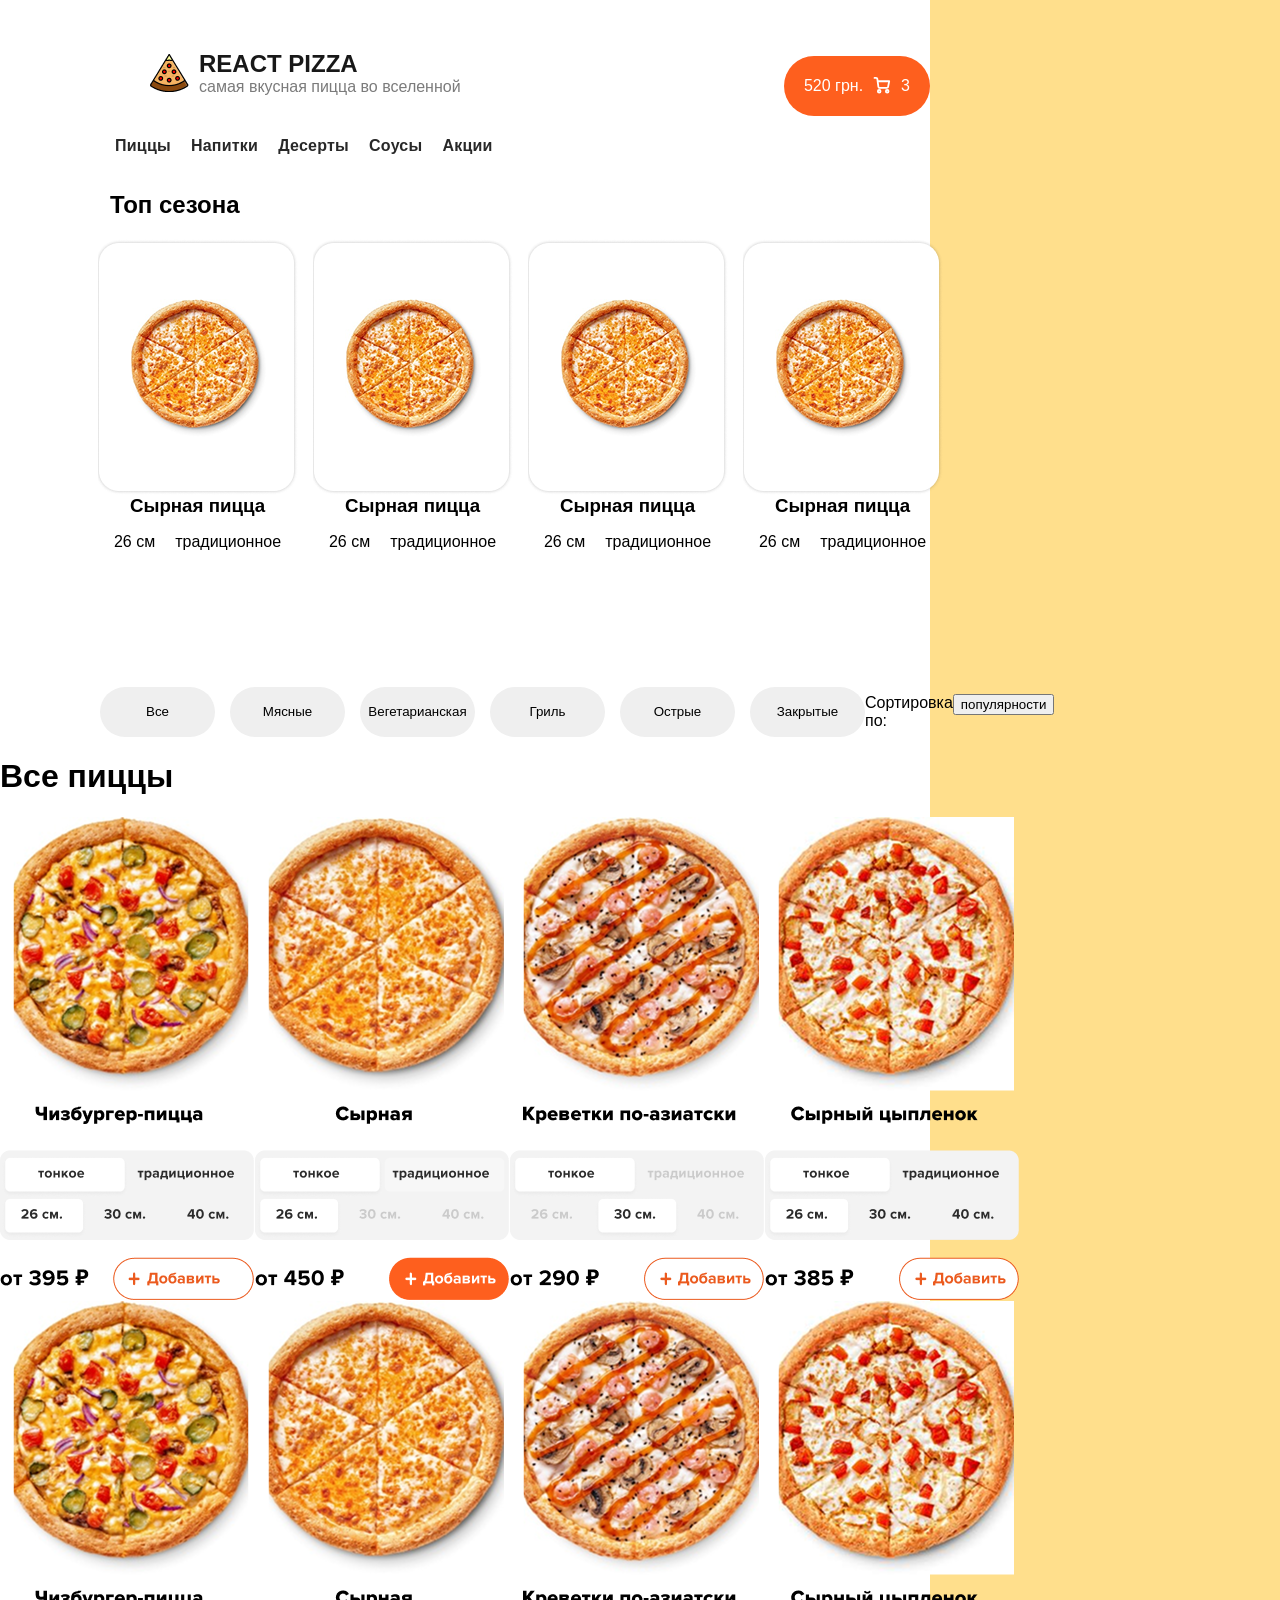
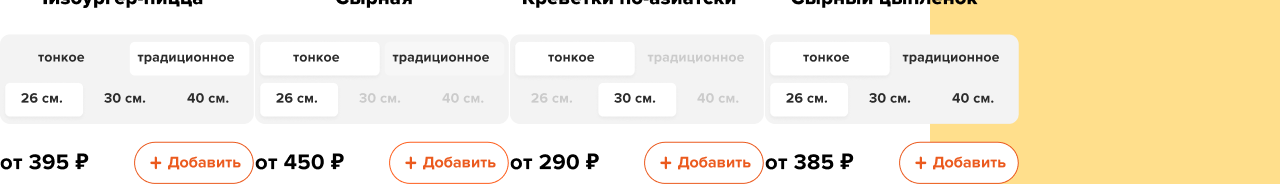
<file: index.html>
<!DOCTYPE html>
<html lang="en">

<head>
  <meta charset="UTF-8">
  <meta name="viewport" content="width=device-width, initial-scale=1.0">
  <title>React pizza</title>
  <link rel="stylesheet" href="style.css">
</head>

<body class="page-index">
  <header>
    <div class='logo-nav'>
      <div class="logo">
        <img src="./images/image 1.png" alt="pizza">
        <div class="logo-text">
          <h1>REACT PIZZA</h1>
          <p>самая вкусная пицца во вселенной</p>
        </div>
      </div>
      <nav>
        <ul>
          <li><a href="#">Пиццы</a></li>
          <li><a href="#">Напитки</a></li>
          <li><a href="#">Десерты</a></li>
          <li><a href="#">Соусы</a></li>
          <li><a href="#">Акции</a></li>
        </ul>
      </nav>
    </div>
    <div class="button">
      <p>520 грн.</p>
      <img src="./images/iconfinder_shopping-cart_2561279 1.svg" alt="cart">
      <p>3</p>
    </div>
  </header>
  <main>
    <div class="decor"></div>
    <h2>Топ сезона</h2>
    <section class="season">
      <div class="card">
        <div class="card-frame">
          <img src="./images/Rectangle 8.png" alt="Пицца">
          <h3>Сырная пицца</h3>
          <div class="card-info">
            <p>26 см</p>
            <p>традиционное</p>
          </div>
        </div>
        <div class="card-foto">
          <img src="./images/image 7.png" alt="Сырная пицца">
        </div>
      </div>
      <div class="card">
        <div class="card-frame">
          <img src="./images/Rectangle 8.png" alt="Пицца">
          <h3>Сырная пицца</h3>
          <div class="card-info">
          <p>26 см</p>
          <p>традиционное</p>
        </div>
        </div>
        <div class="card-foto">
          <img src="./images/image 7.png" alt="Сырная пицца">
        </div>
        </div>
      <div class="card">
        <div class="card-frame">
          <img src="./images/Rectangle 8.png" alt="Пицца">
          <h3>Сырная пицца</h3>
          <div class="card-info">
          <p>26 см</p>
          <p>традиционное</p>
        </div>
        </div>
        <div class="card-foto">
          <img src="./images/image 7.png" alt="Сырная пицца">
        </div>
      </div>
       <div class="card">
        <div class="card-frame">
          <img src="./images/Rectangle 8.png" alt="Пицца">
          <h3>Сырная пицца</h3>
          <div class="card-info">
            <p>26 см</p>
            <p>традиционное</p>
          </div>
        </div>
        <div class="card-foto">
          <img src="./images/image 7.png" alt="Сырная пицца">
        </div>
       </div>
      </div>
    </section>
    <div class="filters-row">
    <div class="filters">
      <button>Все</button>
      <button>Мясные</button>
      <button>Вегетарианская</button>
      <button>Гриль</button>
      <button>Острые</button>
      <button>Закрытые</button>
    </div>
    <div class="sort">
      <span>Сортировка по:</span>
      <div class="sort-dropdown">
      <button class="sort-current">популярности</button>
        <ul class="sort-options">
          <button>по цене</button>
          <button>по алфавиту</button>
        </ul>
      </div>
    </div>
    </div>
   <div>
    <div class="general">
      <h1>Все пиццы</h1>
      <div class="others">
        <img src="./images/Group 18.png" alt="pizza">
        <img src="./images/Group 21.png" alt="pizza">
        <img src="./images/Group 22.png" alt="pizza">
        <img src="./images/Group 23.png" alt="pizza">
        <img src="./images/Group 24.png" alt="pizza">
        <img src="./images/Group 25.png" alt="pizza">
        <img src="./images/Group 26.png" alt="pizza">
        <img src="./images/Group 27.png" alt="pizza">
      </div>
    </div>
   </div>
  </main>

</body>

</html>
</file>
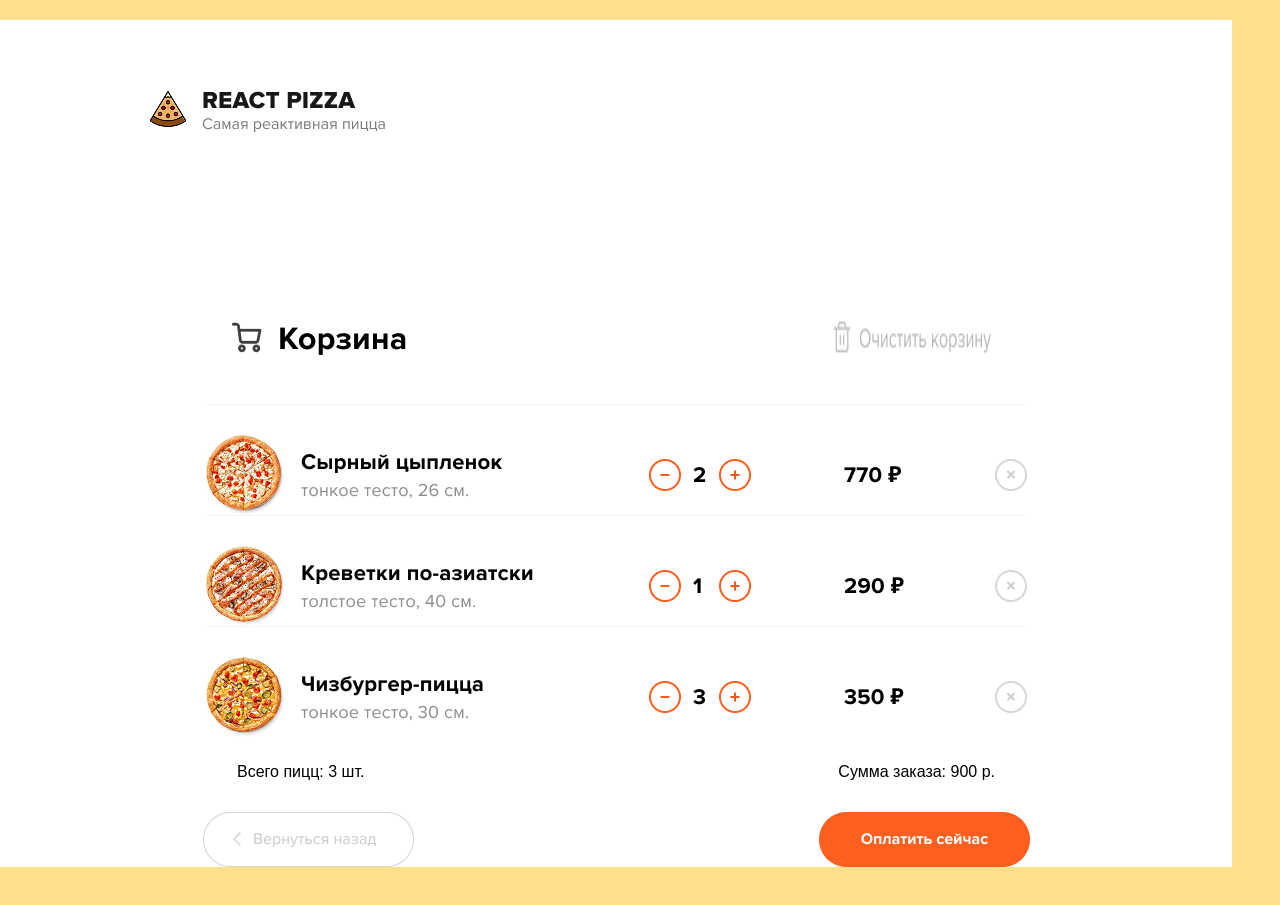
<file: corsina.html>
<!DOCTYPE html>
<html lang="en">
<head>
    <meta charset="UTF-8">
    <meta name="viewport" content="width=device-width, initial-scale=1.0">
    <title>React pizza</title>
    <link rel="stylesheet" href="style.css"> 
</head>
<body class="page-corsina">
    <header>
        <div class="fast">
            <img src="./images/Group 1.png" alt="pizza">
        </div>
    </header>    
    <main>
        <div class="decor"></div>
        <div class="corsina">
            <img src="./images/Group 42.png" alt="corsina">
            <img src="./images/Group 44.png" alt="corsina">
        </div>
        <div class="main">
            <img src="./images/Group 39.png" alt="pizza">
            <img src="./images/Group 40.png" alt="pizza">
            <img src="./images/Group 41.png" alt="pizza">  
        </div>
        <div class="pidsumok">
            <p>Всего пицц: 3 шт.</p>
            <p>Сумма заказа:<span> 900 p.</span></p>
        </div>
        <div class="knopki">
            <img src="./images/Group 43.png">
            <img src="./images/Group 45.png">
        </div>
    </main> 
    
</body>
</html>
</file>
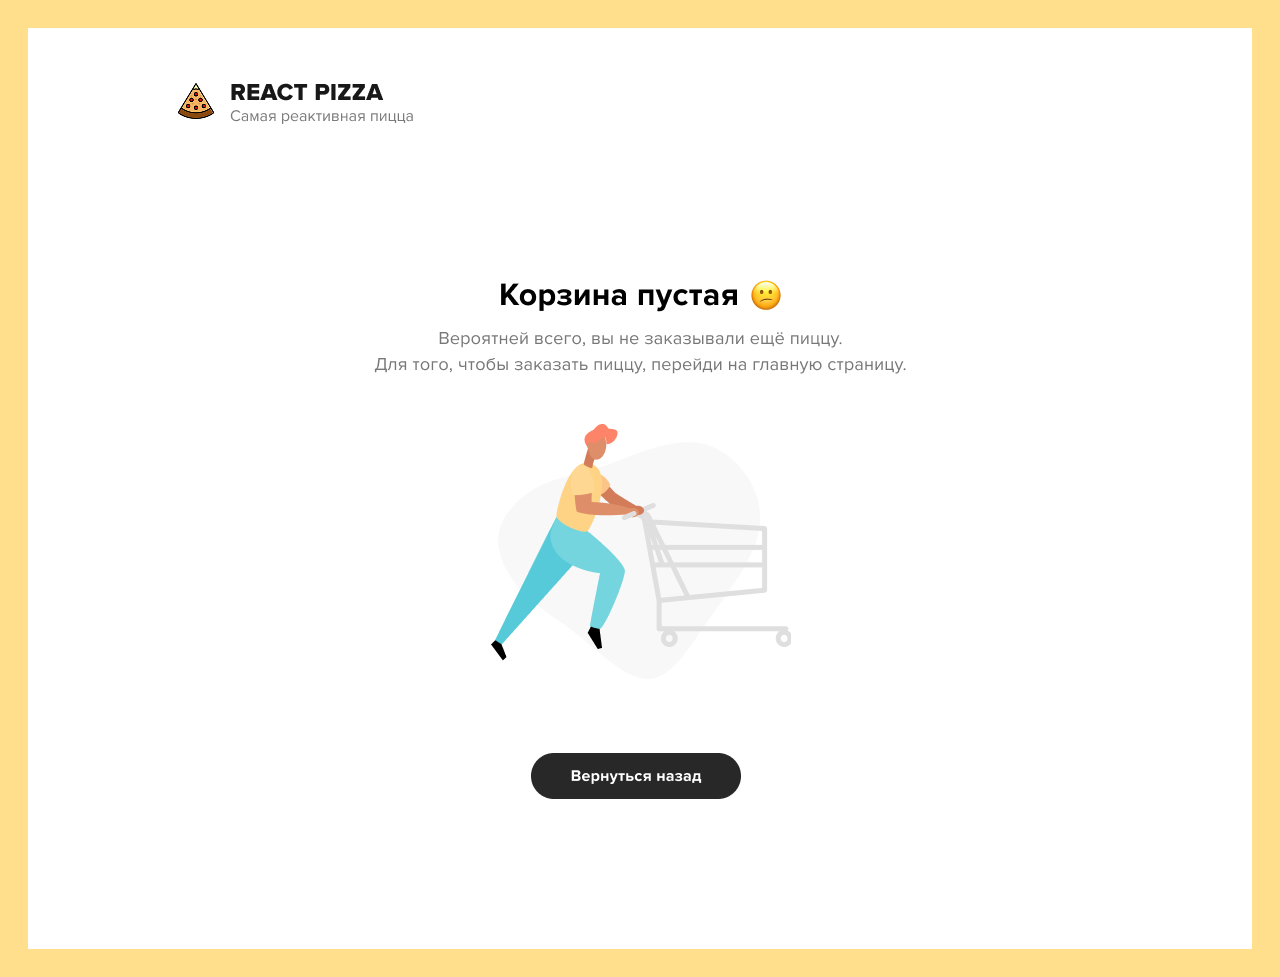
<file: pustaya.html>
<!DOCTYPE html>
<html lang="en">
<head>
    <meta charset="UTF-8">
    <meta name="viewport" content="width=device-width, initial-scale=1.0">
    <title>React pizza</title>
    <link rel="stylesheet" href="style.css">
</head>
<body class="page-pustaya">
    <header>
        <div class="fast">
            <img src="./images/Group 1.png" alt="pizza">
        </div>
    </header>    
    <main>
        <div class="decor"></div>
        <div class="pustaya">
            <img src="./images/Group 48.png"> 
        </div>
    </main>
    
</body>
</html>
</file>
<file: style.css>
header {
    display: flex;
    justify-content: space-between;
    align-items: center;
}
nav ul {
    display: flex;
    gap: 20px;
    list-style: none;
}
nav {
    margin-top: 25px;
    margin-left: 75px;
    
}
nav ul li a {
    text-decoration: none;
    color: black;
}
.logo {
    display: flex;
    align-items: center;
    margin-left: 150px;
    margin-top: 50px;
}
.logo-text {
    display: flex;
    flex-direction: column;
}
.logo-text h1, .logo-text p {
    margin: 0;
    margin-left: 10px;
}
body {
    font-family: Arial, Helvetica, sans-serif;
}

.page-index {
    --accent-background: #ffdf8c;
    margin: 0;
    min-height: 100vh;
    background-color: var(--accent-background);
}


.page-index > header,
.page-index > main {
    width: calc(100% - 350px);
    box-sizing: border-box;
    background-color: #fff;
}

.page-index > header {
    min-height: 150px;
}

.page-index > main {
    min-height: calc(100vh - 150px);
    display: flow-root;
}

.page-index .decor {
    display: none;
}

body.page-corsina{
    margin: 0;
   padding: 20px 48px 38px 0;
    box-sizing: border-box;
    background-color: #ffdf8c;
    min-height: 100vh;
    overflow-x: hidden;
}
.page-corsina .corsina {
    background-color: transparent;
    padding: 20px;
}
.page-corsina header, .page-corsina main {
    background-color: white;
}

.page-corsina header {
    min-height: 130px;
}

.page-corsina main {
    min-height: calc(100vh - 188px);
    display: flow-root;
}

.page-pustaya {
    background-color: #ffdf8c;
    padding: 20px;
}
.page-pustaya header, .page-pustaya main {
    background-color: white;
}

.logo-text h1 {
    font-size: 24px;
    color: #181818;
    font-weight: bolder;
}
.logo-text p {
    font-size: 16px;
    color: #7b7b7b;
}
nav ul li a {
    text-decoration: none;
    color: #282828;
    font-size: 16px;
    font-weight: bold;
    letter-spacing: 0.24px;
}
.logo-nav {
    display: flex;
    flex-direction: column;
}
.button {
    display: flex;
    align-items: center;
    gap: 10px;
    border-radius: 999px;
    background-color: #fe5f1e;
    padding: 5px 20px;
    color: white;
}
.season {
    display:flex;
    justify-content: flex-start;
    margin-left: 100px;
    gap: 20px;
}
h2 {
   display: flex;
   justify-content: flex-start;
   margin-left: 110px; 
}
.card {
    position: relative;
}
.card-foto {
    position: absolute;
    top: 60px;
    left: 30px;
}
.card-frame {
    width: 195px;
    height: 248px;
    display: flex;
    flex-direction: column;
    align-items: center;
}
.card-frame h3 {
    margin: 0;
} 

.card-foto img {
    width: 138px;
    height: 138px;
}
.card-info {
    display: flex;
    gap: 20px;
}
.filters {
    display: flex;
    margin-left: 100px;
    gap: 15px;
    
}
.sort-options {
    display: none;
}
.filters button{
    border-radius: 50px;
    width: 115px;
    height: 50px;
    border-color: white;
    box-shadow: none;
    border: none;
}
.filters button:hover {
    background-color:#282828;
    color: white;
}
.sort {
    display: flex;
}
.others {
    display: grid;
    grid-template-columns: repeat(4, 1fr);
    gap: 1px;     
}
.filters-row {
    display: flex;
    justify-content: space-between;
    align-items: center;
    margin-top: 200px;
}
.fast {
    display: flex;
    align-items: center;
    margin-left: 150px;
    margin-top: 50px;
}
.corsina {
    display: flex;
    justify-content: space-around;
    margin-top: 150px;
}
.main {
    display: flex;
    flex-direction: column;
    align-items: center;
    margin-top: 25px;
}
.pidsumok {
    display: flex;
    justify-content: space-around;
    margin-top: 10px;
}
.knopki {
   display: flex;
   justify-content: space-around;
   margin-top: 15px; 
}
.pustaya {
    display: flex;
    justify-content: center;
    padding: 150px;
}
.corsina img, 
.main img,
.knopki img {
   max-width: 100%;
   height: auto;
}
@media (max-width: 1024px) {
    .others {
        grid-template-columns: repeat(3, 1fr);
    }
    .corsina
    .main,
    .knopki {
        flex-wrap: wrap;
    }
    .season {
        flex-wrap: wrap;
    }
}

@media (max-width: 768px) {
    .page-index > header,
    .page-index > main {
        width: 100%;
    }

    .page-corsina {
        padding: 0;
    }

    .decor {
        display: none;
    }
    .season {
        flex-wrap: wrap;
        justify-content: center;
    }
    header {
        flex-wrap: wrap;
        gap: 10px;
    }
    .filters-row {
        flex-direction: column;
        align-items: flex-start;
        gap: 15px;
    }
    .filters {
        flex-wrap: wrap;
    }
    .others {
        grid-template-columns: repeat(2, 1fr);
    }
    .corsina
    .main,
    .knopki {
        flex-wrap: wrap;
        justify-content: center;
    }
    .pidsumok {
        text-align: center;
    }
}

@media (max-width: 480px) {
    header {
        flex-direction: column;
        align-items: flex-start;
    }
    .logo {
        margin-left: 20px;
    }
    .filters {
        flex-wrap: wrap;
    }
    .others {
        grid-template-columns: 1fr;
    }
    .corsina img,
    .main img,
    .knopki img {
        max-width: 100%;
        height: auto;
    }
    .pustaya {
        text-align: center;
    }
    .pustaya img {
        max-width: 200px;
        height: auto;
    }
}
</file>
